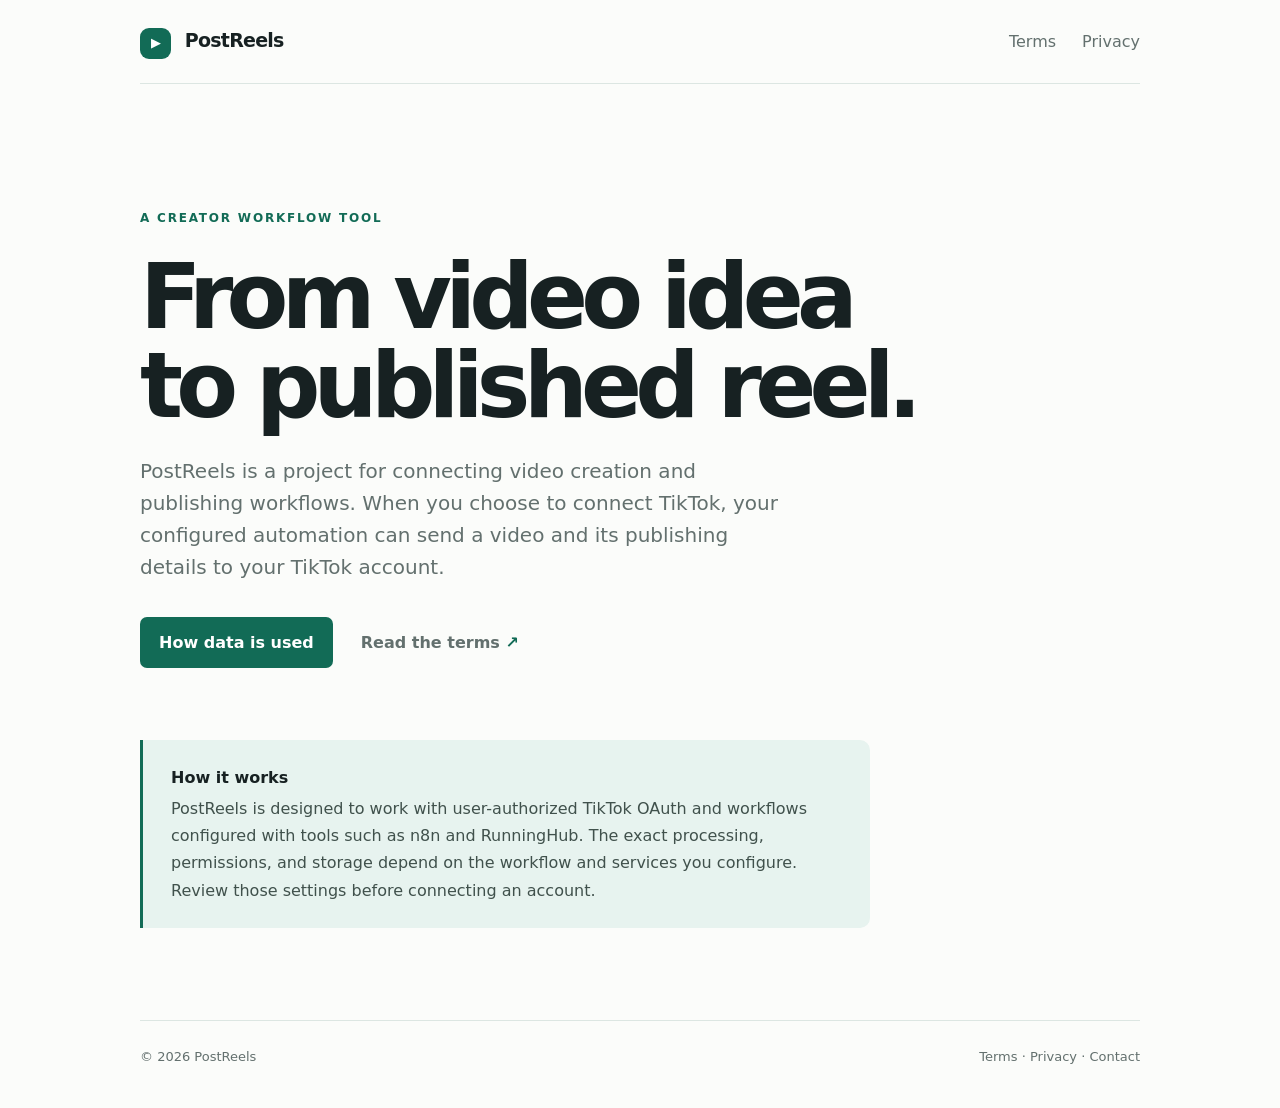
<file: index.html>
<!doctype html>
<html lang="en">
<head>
<meta charset="utf-8"><meta name="viewport" content="width=device-width, initial-scale=1">
<meta name="description" content="PostReels helps you prepare and publish short-form videos through your own connected workflow.">
<title>PostReels — Your videos, your workflow</title><link rel="stylesheet" href="styles.css">
</head>
<body>
<header class="wrap nav"><a class="brand" href="index.html"><span class="mark">▶</span> PostReels</a><nav><a href="terms.html">Terms</a><a href="privacy.html/">Privacy</a></nav></header>
<main class="wrap hero"><p class="eyebrow">A creator workflow tool</p><h1>From video idea<br>to published reel.</h1><p class="lead">PostReels is a project for connecting video creation and publishing workflows. When you choose to connect TikTok, your configured automation can send a video and its publishing details to your TikTok account.</p><div class="actions"><a class="button" href="privacy.html/">How data is used</a><a class="text-link" href="terms.html">Read the terms <span>↗</span></a></div><div class="note"><strong>How it works</strong><p>PostReels is designed to work with user-authorized TikTok OAuth and workflows configured with tools such as n8n and RunningHub. The exact processing, permissions, and storage depend on the workflow and services you configure. Review those settings before connecting an account.</p></div></main>
<footer class="wrap footer"><span>© 2026 PostReels</span><span><a href="terms.html">Terms</a> · <a href="privacy.html/">Privacy</a> · <a href="mailto:diegoyann19@gmail.com">Contact</a></span></footer>
</body></html>
</file>
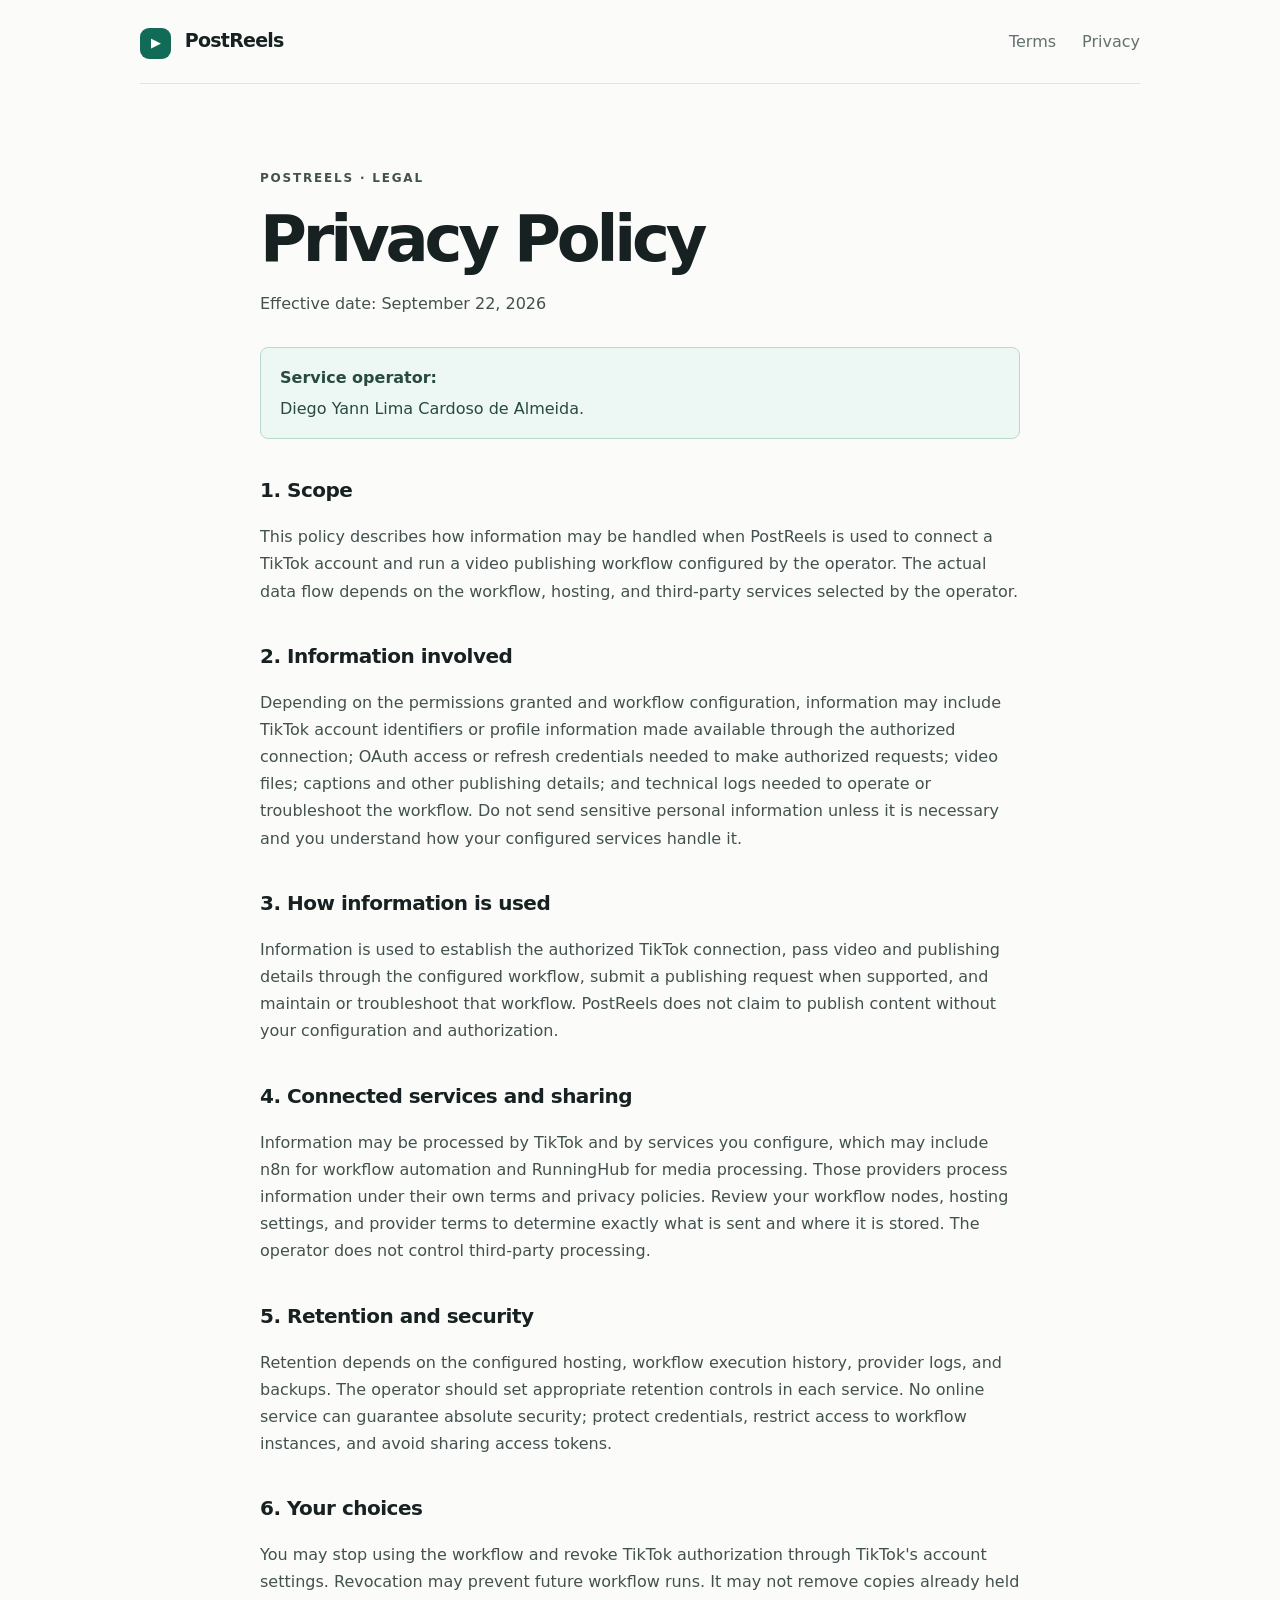
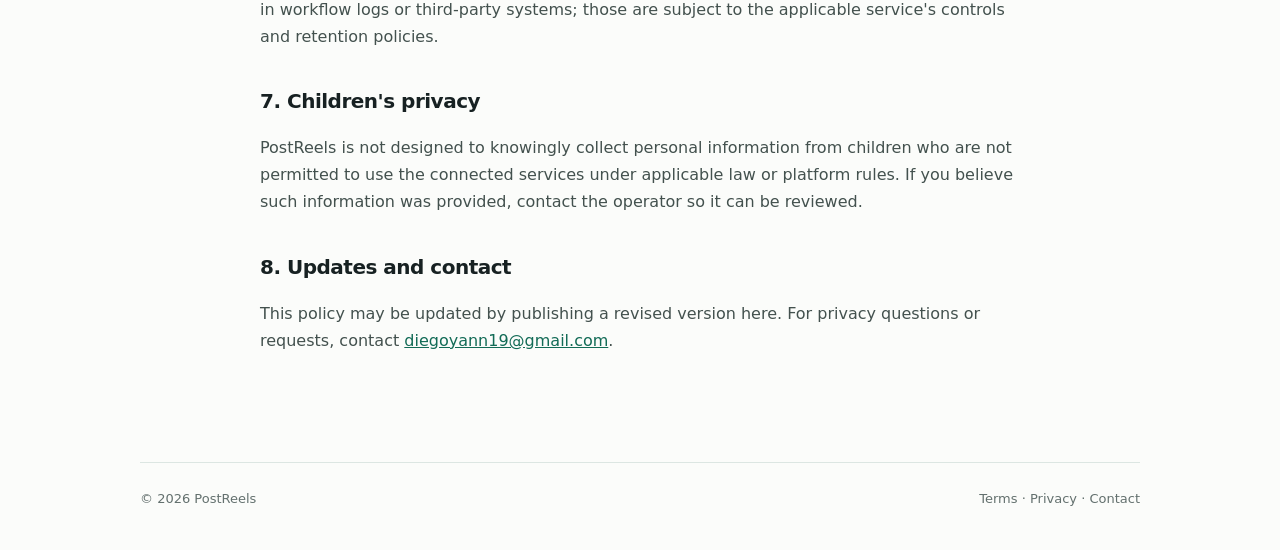
<file: privacy.html/index.html>
<!doctype html>
<html lang="en"><head><meta charset="utf-8"><meta name="viewport" content="width=device-width, initial-scale=1"><title>Privacy Policy — PostReels</title><link rel="stylesheet" href="../styles.css"></head>
<body><header class="wrap nav"><a class="brand" href="../index.html"><span class="mark">▶</span> PostReels</a><nav><a href="../terms.html">Terms</a><a href="./" aria-current="page">Privacy</a></nav></header>
<main class="wrap document"><p class="eyebrow">PostReels · Legal</p><h1>Privacy Policy</h1><p class="updated">Effective date: September 22, 2026</p>
<div class="operator"><strong>Service operator:</strong> Diego Yann Lima Cardoso de Almeida.</div>
<h2>1. Scope</h2><p>This policy describes how information may be handled when PostReels is used to connect a TikTok account and run a video publishing workflow configured by the operator. The actual data flow depends on the workflow, hosting, and third-party services selected by the operator.</p>
<h2>2. Information involved</h2><p>Depending on the permissions granted and workflow configuration, information may include TikTok account identifiers or profile information made available through the authorized connection; OAuth access or refresh credentials needed to make authorized requests; video files; captions and other publishing details; and technical logs needed to operate or troubleshoot the workflow. Do not send sensitive personal information unless it is necessary and you understand how your configured services handle it.</p>
<h2>3. How information is used</h2><p>Information is used to establish the authorized TikTok connection, pass video and publishing details through the configured workflow, submit a publishing request when supported, and maintain or troubleshoot that workflow. PostReels does not claim to publish content without your configuration and authorization.</p>
<h2>4. Connected services and sharing</h2><p>Information may be processed by TikTok and by services you configure, which may include n8n for workflow automation and RunningHub for media processing. Those providers process information under their own terms and privacy policies. Review your workflow nodes, hosting settings, and provider terms to determine exactly what is sent and where it is stored. The operator does not control third-party processing.</p>
<h2>5. Retention and security</h2><p>Retention depends on the configured hosting, workflow execution history, provider logs, and backups. The operator should set appropriate retention controls in each service. No online service can guarantee absolute security; protect credentials, restrict access to workflow instances, and avoid sharing access tokens.</p>
<h2>6. Your choices</h2><p>You may stop using the workflow and revoke TikTok authorization through TikTok's account settings. Revocation may prevent future workflow runs. It may not remove copies already held in workflow logs or third-party systems; those are subject to the applicable service's controls and retention policies.</p>
<h2>7. Children's privacy</h2><p>PostReels is not designed to knowingly collect personal information from children who are not permitted to use the connected services under applicable law or platform rules. If you believe such information was provided, contact the operator so it can be reviewed.</p>
<h2>8. Updates and contact</h2><p>This policy may be updated by publishing a revised version here. For privacy questions or requests, contact <a href="mailto:diegoyann19@gmail.com">diegoyann19@gmail.com</a>.</p>
</main><footer class="wrap footer"><span>© 2026 PostReels</span><span><a href="../terms.html">Terms</a> · <a href="./">Privacy</a> · <a href="mailto:diegoyann19@gmail.com">Contact</a></span></footer></body></html>
</file>
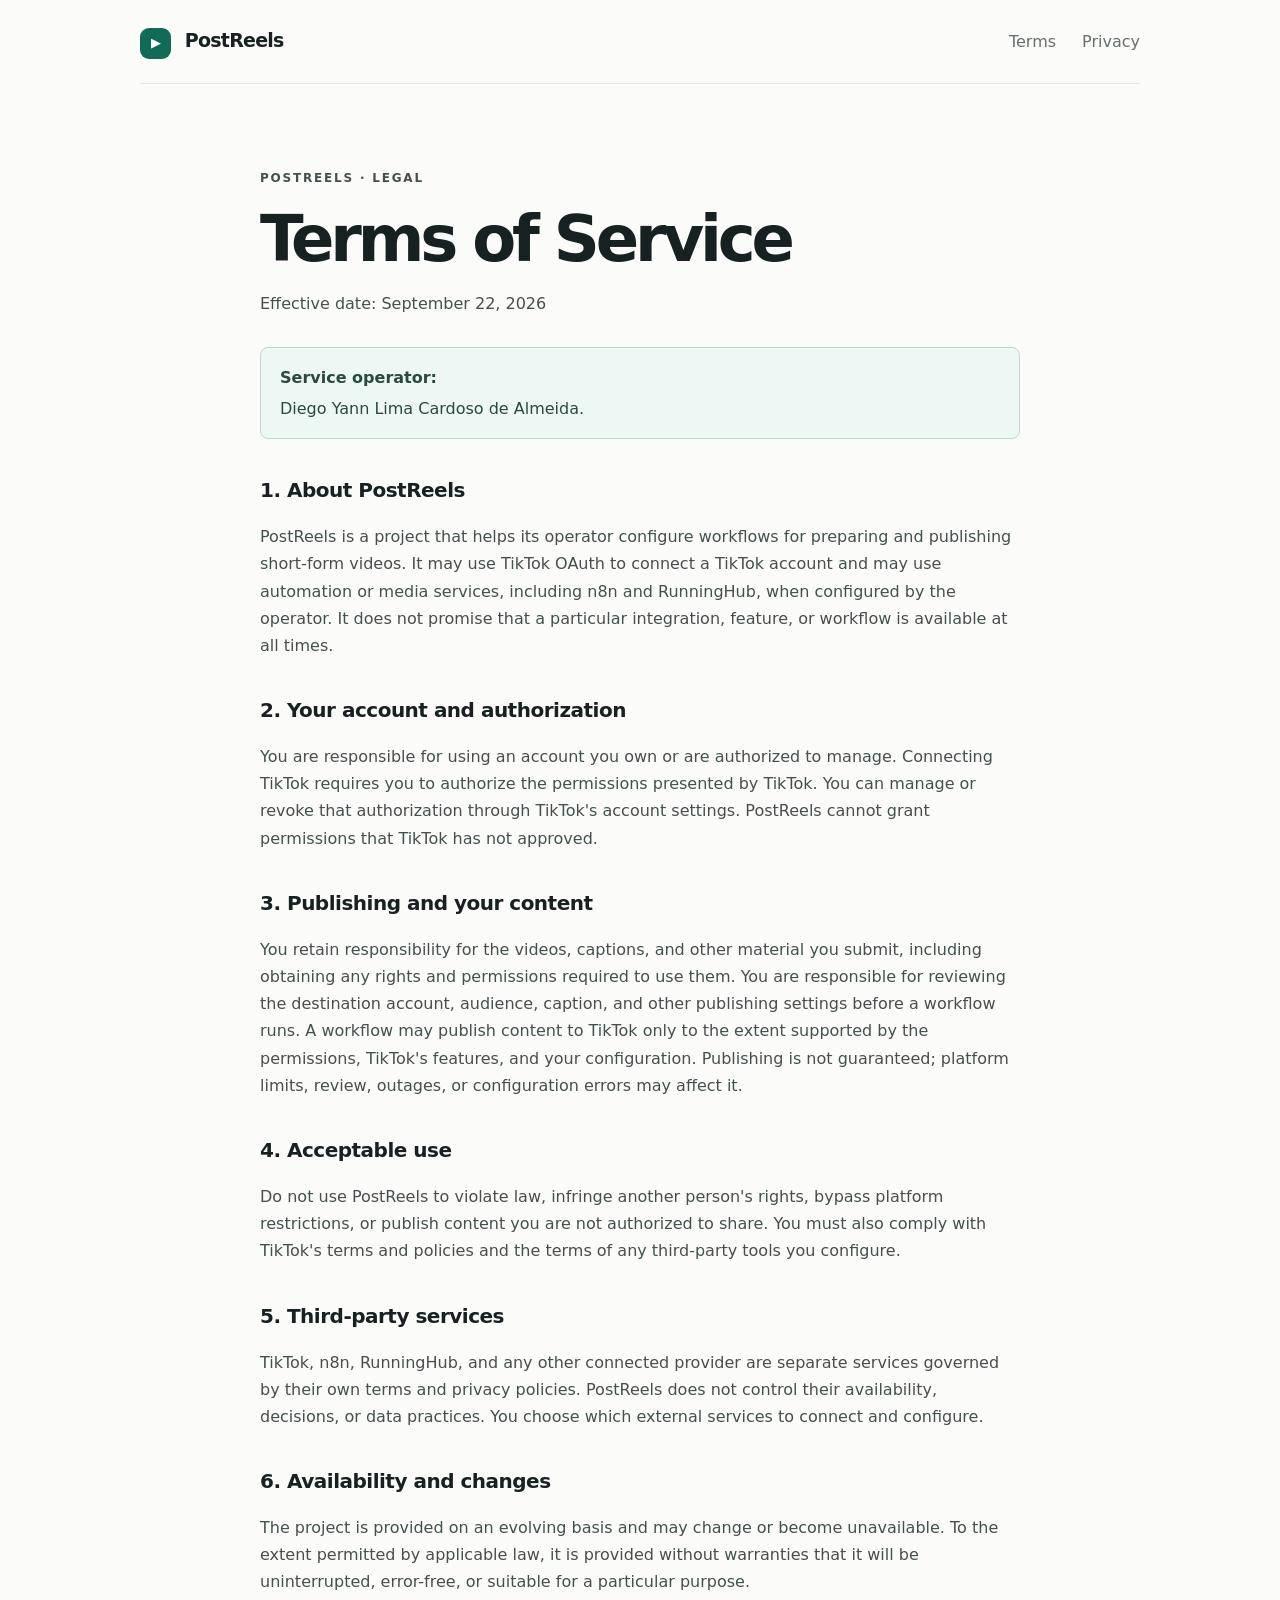
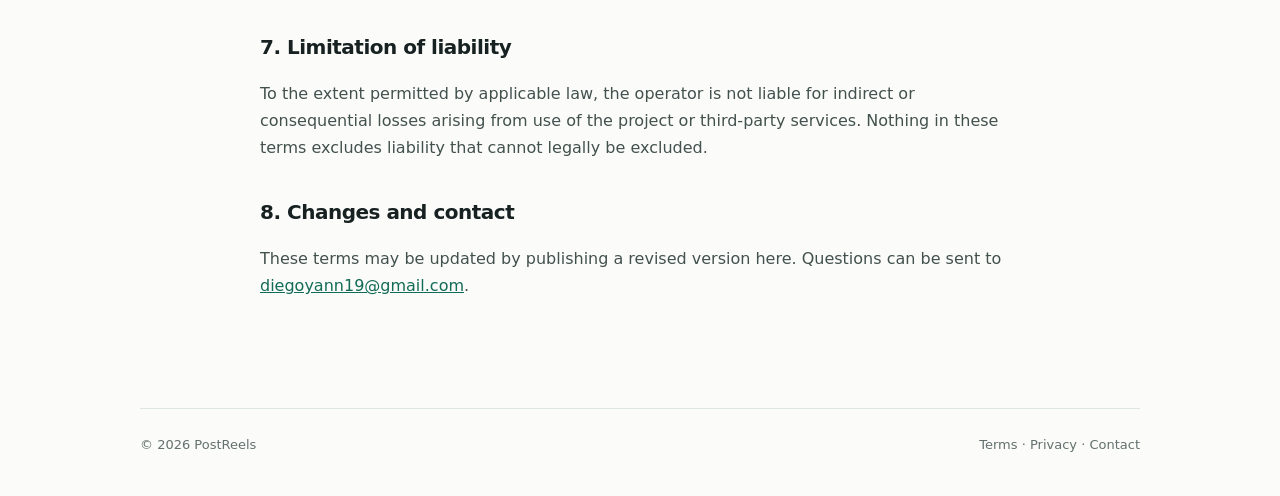
<file: terms.html>
<!doctype html>
<html lang="en"><head><meta charset="utf-8"><meta name="viewport" content="width=device-width, initial-scale=1"><title>Terms of Service — PostReels</title><link rel="stylesheet" href="styles.css"></head>
<body><header class="wrap nav"><a class="brand" href="index.html"><span class="mark">▶</span> PostReels</a><nav><a href="terms.html" aria-current="page">Terms</a><a href="privacy.html/">Privacy</a></nav></header>
<main class="wrap document"><p class="eyebrow">PostReels · Legal</p><h1>Terms of Service</h1><p class="updated">Effective date: September 22, 2026</p>
<div class="operator"><strong>Service operator:</strong> Diego Yann Lima Cardoso de Almeida.</div>
<h2>1. About PostReels</h2><p>PostReels is a project that helps its operator configure workflows for preparing and publishing short-form videos. It may use TikTok OAuth to connect a TikTok account and may use automation or media services, including n8n and RunningHub, when configured by the operator. It does not promise that a particular integration, feature, or workflow is available at all times.</p>
<h2>2. Your account and authorization</h2><p>You are responsible for using an account you own or are authorized to manage. Connecting TikTok requires you to authorize the permissions presented by TikTok. You can manage or revoke that authorization through TikTok's account settings. PostReels cannot grant permissions that TikTok has not approved.</p>
<h2>3. Publishing and your content</h2><p>You retain responsibility for the videos, captions, and other material you submit, including obtaining any rights and permissions required to use them. You are responsible for reviewing the destination account, audience, caption, and other publishing settings before a workflow runs. A workflow may publish content to TikTok only to the extent supported by the permissions, TikTok's features, and your configuration. Publishing is not guaranteed; platform limits, review, outages, or configuration errors may affect it.</p>
<h2>4. Acceptable use</h2><p>Do not use PostReels to violate law, infringe another person's rights, bypass platform restrictions, or publish content you are not authorized to share. You must also comply with TikTok's terms and policies and the terms of any third-party tools you configure.</p>
<h2>5. Third-party services</h2><p>TikTok, n8n, RunningHub, and any other connected provider are separate services governed by their own terms and privacy policies. PostReels does not control their availability, decisions, or data practices. You choose which external services to connect and configure.</p>
<h2>6. Availability and changes</h2><p>The project is provided on an evolving basis and may change or become unavailable. To the extent permitted by applicable law, it is provided without warranties that it will be uninterrupted, error-free, or suitable for a particular purpose.</p>
<h2>7. Limitation of liability</h2><p>To the extent permitted by applicable law, the operator is not liable for indirect or consequential losses arising from use of the project or third-party services. Nothing in these terms excludes liability that cannot legally be excluded.</p>
<h2>8. Changes and contact</h2><p>These terms may be updated by publishing a revised version here. Questions can be sent to <a href="mailto:diegoyann19@gmail.com">diegoyann19@gmail.com</a>.</p>
</main><footer class="wrap footer"><span>© 2026 PostReels</span><span><a href="terms.html">Terms</a> · <a href="privacy.html/">Privacy</a> · <a href="mailto:diegoyann19@gmail.com">Contact</a></span></footer></body></html>
</file>
<file: styles.css>
:root{color-scheme:light;--ink:#172122;--muted:#63706e;--green:#126b56;--pale:#e7f3ef;--line:#dce6e2;--paper:#fbfcfa}*{box-sizing:border-box}body{margin:0;background:var(--paper);color:var(--ink);font:16px/1.7 Inter,ui-sans-serif,system-ui,-apple-system,"Segoe UI",sans-serif}.wrap{width:min(100% - 48px,1000px);margin-inline:auto}.nav{height:84px;display:flex;align-items:center;justify-content:space-between;border-bottom:1px solid var(--line)}.brand{text-decoration:none;color:var(--ink);font-weight:750;font-size:19px;letter-spacing:-.04em}.mark{display:inline-grid;place-items:center;width:31px;height:31px;margin-right:8px;border-radius:9px;background:var(--green);color:white;font-size:13px}nav{display:flex;gap:26px}nav a,.footer a,.text-link{color:var(--muted);text-decoration:none}nav a:hover,.footer a:hover,.text-link:hover{color:var(--green)}.hero{padding:112px 0 92px;max-width:1000px}.eyebrow{color:var(--green);font-size:12px;letter-spacing:.15em;text-transform:uppercase;font-weight:700}.hero h1{font-size:clamp(48px,9vw,90px);letter-spacing:-.075em;line-height:.99;margin:24px 0;max-width:800px}.lead{font-size:20px;color:var(--muted);max-width:660px;line-height:1.6}.actions{display:flex;align-items:center;gap:28px;margin:34px 0 72px}.button{background:var(--green);color:#fff;text-decoration:none;padding:12px 19px;border-radius:7px;font-weight:650}.button:hover{background:#0d5847}.text-link{font-weight:650}.text-link span{color:var(--green)}.note{max-width:730px;padding:24px 28px;border-left:3px solid var(--green);background:var(--pale);border-radius:0 10px 10px 0}.note p{color:#40514c;margin:4px 0 0}.footer{padding:25px 0 40px;border-top:1px solid var(--line);display:flex;justify-content:space-between;gap:16px;color:var(--muted);font-size:13px}.document{max-width:760px;padding:72px 0 92px}.document h1{font-size:clamp(42px,7vw,64px);letter-spacing:-.065em;line-height:1.05;margin:18px 0 8px}.updated{color:var(--muted);margin-bottom:30px}.document h2{font-size:20px;letter-spacing:-.025em;margin:34px 0 6px}.document p{color:#43514e}.document a{color:var(--green)}.operator{padding:16px 19px;border:1px solid #b9d9ce;background:#edf7f3;border-radius:8px;color:#284a40;margin:28px 0}.operator strong{display:block;margin-bottom:4px}@media(max-width:600px){.wrap{width:min(100% - 32px,1000px)}.nav{height:70px}nav{gap:14px}.hero{padding:80px 0 64px}.hero h1{font-size:55px}.lead{font-size:18px}.actions{margin-bottom:52px}.footer{flex-direction:column}.document{padding:52px 0 68px}}
</file>
